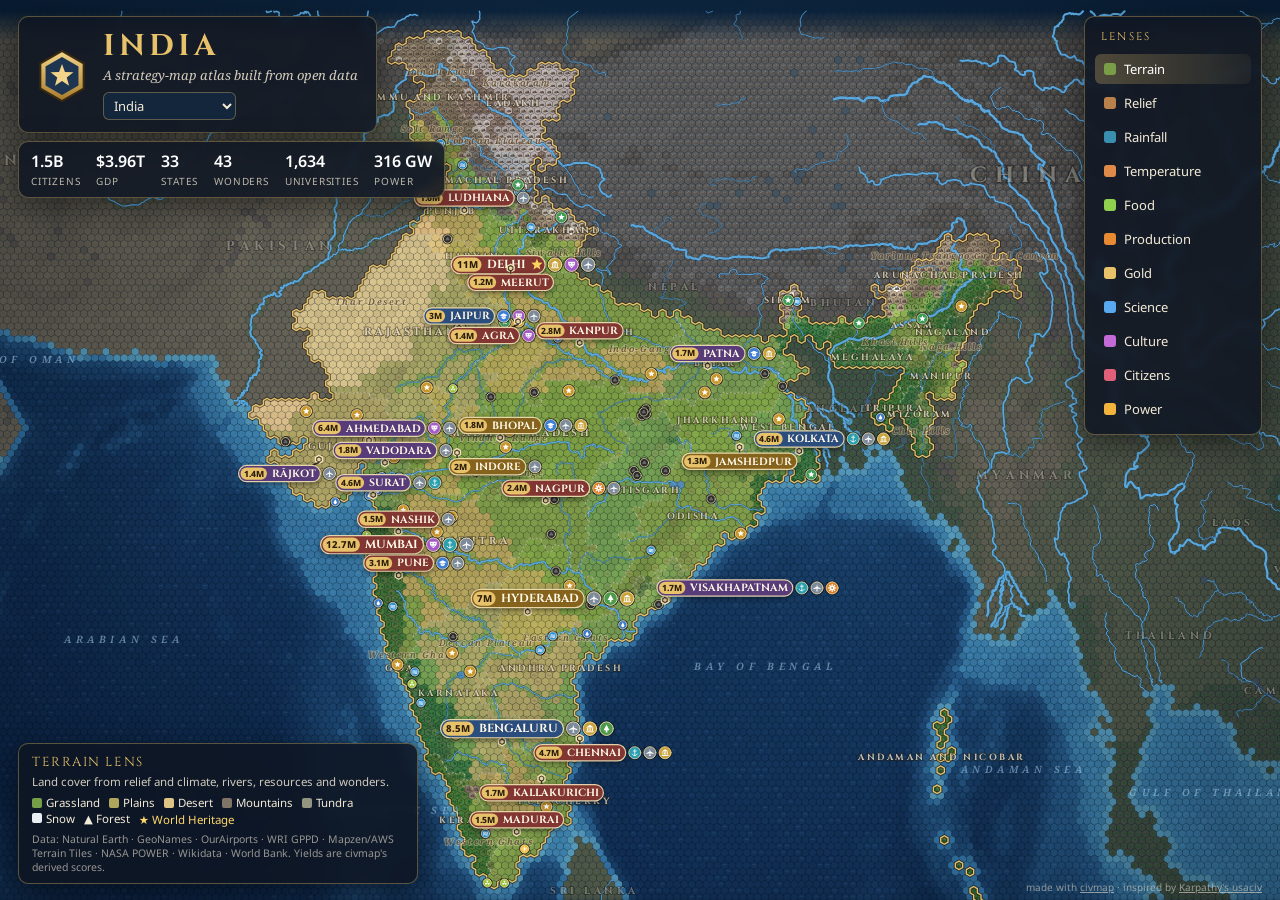
<file: docs/index.html>
<!doctype html>
<html lang="en">
<head>
<meta charset="utf-8">
<meta name="viewport" content="width=device-width,initial-scale=1">
<title>civmap · Civilization-style maps of real countries</title>
<link rel="preconnect" href="https://fonts.googleapis.com">
<link href="https://fonts.googleapis.com/css2?family=Cinzel:wght@500;700;800&family=Noto+Sans:wght@400;600&family=Noto+Serif:ital@0;1&display=swap" rel="stylesheet">
<style>:root{--ink:#f3ead7;--gold:#e7c26b;--panel:rgba(14,22,34,.86);--line:rgba(231,194,107,.35)}
*{box-sizing:border-box}
html,body{margin:0;height:100%;background:#0d2238;color:var(--ink);font-family:"Cinzel","Noto Serif","Georgia",serif;overflow:hidden}
#map{position:fixed;inset:0;width:100vw;height:100vh;cursor:grab;display:block}
#map.drag{cursor:grabbing}
.panel{position:fixed;background:var(--panel);border:1px solid var(--line);border-radius:10px;box-shadow:0 8px 30px rgba(0,0,0,.45);backdrop-filter:blur(4px)}
#title{left:18px;top:16px;padding:14px 18px 12px 16px;display:flex;gap:14px;align-items:center;max-width:520px}
#emblem{width:54px;height:54px;flex:none}
#title h1{margin:0;font-size:30px;letter-spacing:.14em;font-weight:700;color:var(--gold);line-height:1}
#title .sub{font-family:"Noto Serif",Georgia,serif;font-style:italic;font-size:13px;opacity:.85;margin-top:5px}
#picker{margin-top:8px;font:13px "Noto Sans",system-ui,sans-serif}
#picker select{background:#13263b;color:var(--ink);border:1px solid var(--line);border-radius:6px;padding:3px 6px;font:inherit}
#stats{left:18px;top:118px;padding:8px 12px;display:flex;gap:16px;font:12px "Noto Sans",system-ui,sans-serif}
#stats b{display:block;font:600 16px "Noto Sans",system-ui,sans-serif;color:#fff}
#stats span{opacity:.75;text-transform:uppercase;letter-spacing:.08em;font-size:10px}
#lenses{right:18px;top:16px;padding:10px;display:flex;flex-direction:column;gap:4px;width:178px}
#lenses .h{font-size:11px;letter-spacing:.2em;color:var(--gold);padding:2px 6px 6px}
#lenses button{all:unset;cursor:pointer;padding:6px 9px;border-radius:6px;font:13px "Noto Sans",system-ui,sans-serif;display:flex;gap:8px;align-items:center}
#lenses button:hover{background:rgba(255,255,255,.07)}
#lenses button.on{background:linear-gradient(90deg,rgba(231,194,107,.28),rgba(231,194,107,.06));color:#fff}
#lenses i{width:12px;height:12px;border-radius:3px;display:inline-block;flex:none}
#legend{left:18px;bottom:16px;padding:9px 13px;max-width:400px;font:11.5px "Noto Sans",system-ui,sans-serif}
#legend .lens{font-family:"Cinzel",Georgia,serif;color:var(--gold);letter-spacing:.12em;font-size:13px}
#legend .desc{opacity:.85;margin:3px 0 6px}
#legend .ramp{height:9px;border-radius:5px;margin:4px 0 2px}
#legend .ends{display:flex;justify-content:space-between;opacity:.7;font-size:11px}
#legend .src{opacity:.6;font-size:10.5px;margin-top:6px}
#card{right:18px;bottom:16px;width:330px;padding:14px 16px;font:13px "Noto Sans",system-ui,sans-serif;display:none;max-height:60vh;overflow:auto}
#card h2{margin:0 0 2px;font:700 20px "Cinzel",Georgia,serif;color:var(--gold);letter-spacing:.06em}
#card .ep{font-style:italic;opacity:.8;font-family:"Noto Serif",Georgia,serif}
#card .d{display:flex;gap:10px;margin-top:10px;align-items:flex-start}
#card .d canvas{flex:none}
#card .d small{display:block;opacity:.75}
#card .x{position:absolute;right:10px;top:8px;cursor:pointer;opacity:.6}
#tip{position:fixed;pointer-events:none;padding:7px 10px;font:12px "Noto Sans",system-ui,sans-serif;display:none;max-width:280px;line-height:1.45}
#tip b{color:var(--gold)}
#credit{position:fixed;right:18px;bottom:6px;font:10px "Noto Sans",system-ui,sans-serif;opacity:.55}
#credit a{color:inherit}
body.hero #lenses button:not(.on){opacity:.75}
body.hero #credit{display:none}
@media (max-width:760px){#lenses{top:auto;bottom:16px;width:150px}#stats{display:none}#legend{display:none}#title h1{font-size:22px}}
</style>
</head>
<body>
<canvas id="map"></canvas>
<div id="title" class="panel"><canvas id="emblem" width="108" height="108"></canvas><div><h1 id="cname">civmap</h1><div class="sub">A strategy-map atlas built from open data</div><div id="picker"></div></div></div>
<div id="stats" class="panel"></div>
<div id="lenses" class="panel"><div class="h">LENSES</div></div>
<div id="legend" class="panel"></div>
<div id="card" class="panel"></div>
<div id="tip" class="panel"></div>
<div id="credit">made with <a href="https://github.com/jatingargiitk/civmap">civmap</a> · inspired by <a href="https://karpathy.ai/usaciv/">Karpathy's usaciv</a></div>
<script>window.CIVMAP_INDEX=[{"iso2": "IN", "name": "India"}, {"iso2": "JP", "name": "Japan"}, {"iso2": "GB", "name": "United Kingdom"}, {"iso2": "IT", "name": "Italy"}, {"iso2": "EG", "name": "Egypt"}, {"iso2": "BR", "name": "Brazil"}, {"iso2": "FR", "name": "France"}, {"iso2": "AU", "name": "Australia"}];</script>
<script>/* civmap viewer: draws a civmap JSON as a Civilization-style hex map on a canvas.
   No dependencies. Data comes from window.CIVMAP_DATA (single-file export) or
   from window.CIVMAP_INDEX (gallery with a country picker). */
(function () {
  "use strict";
  const SQ3 = Math.sqrt(3);
  const cv = document.getElementById("map");
  let ctx = cv.getContext("2d");
  const params = new URLSearchParams(location.search);
  const HERO = params.has("hero");
  if (HERO) document.body.classList.add("hero");

  // ------------------------------------------------------------------ palettes
  const TER = [
    [27, 72, 116],   // ocean
    [58, 121, 163],  // coast
    [72, 139, 186],  // lake
    [118, 158, 72],  // grassland
    [174, 166, 92],  // plains
    [222, 196, 132], // desert
    [146, 150, 128], // tundra
    [232, 238, 242], // snow
    [128, 116, 102], // mountains
  ];
  const TER_NAME = ["Ocean", "Coast", "Lake", "Grassland", "Plains", "Desert", "Tundra", "Snow", "Mountains"];
  const FEAT_NAME = ["", "Forest", "Jungle", "Floodplains", "Marsh"];
  const ramp = (stops) => (t) => {
    t = Math.max(0, Math.min(1, t));
    const n = stops.length - 1, i = Math.min(n - 1, Math.floor(t * n)), f = t * n - i;
    const a = stops[i], b = stops[i + 1];
    return [a[0] + (b[0] - a[0]) * f, a[1] + (b[1] - a[1]) * f, a[2] + (b[2] - a[2]) * f];
  };
  const R = {
    relief: ramp([[46, 110, 70], [120, 160, 80], [214, 200, 120], [182, 128, 74], [128, 92, 72], [240, 240, 240]]),
    rain: ramp([[214, 170, 104], [230, 214, 140], [140, 190, 100], [52, 140, 98], [32, 98, 150], [40, 50, 130]]),
    temp: ramp([[60, 80, 170], [110, 170, 220], [235, 235, 200], [240, 170, 80], [205, 60, 50]]),
    food: ramp([[70, 60, 50], [140, 150, 70], [120, 200, 70], [210, 245, 120]]),
    prod: ramp([[60, 52, 48], [150, 100, 60], [230, 140, 50], [255, 210, 120]]),
    gold: ramp([[50, 46, 40], [140, 115, 50], [235, 190, 60], [255, 240, 160]]),
    sci: ramp([[40, 48, 70], [60, 110, 190], [100, 190, 255], [220, 245, 255]]),
    cul: ramp([[50, 40, 60], [130, 70, 160], [210, 110, 220], [255, 210, 250]]),
    cit: ramp([[40, 40, 50], [120, 60, 120], [230, 90, 120], [255, 220, 150]]),
    mw: ramp([[45, 45, 50], [120, 90, 40], [240, 170, 40], [255, 245, 170]]),
  };
  const LENSES = [
    { id: "terrain", name: "Terrain", c: "#7a9e48", desc: "Land cover from relief and climate, rivers, resources and wonders." },
    { id: "relief", name: "Relief", c: "#b8804a", desc: "Mean elevation of each hex (Mapzen/AWS Terrain Tiles).", key: "e", f: (v) => Math.pow(Math.max(0, v) / 5500, 0.5), ends: ["0 m", "5,500 m"] },
    { id: "rain", name: "Rainfall", c: "#3a8fb0", desc: "Mean annual precipitation, NASA POWER climatology.", key: "p", f: (v) => Math.pow(v / 3500, 0.7), ends: ["0 mm", "3,500+ mm/yr"] },
    { id: "temp", name: "Temperature", c: "#e08a4a", desc: "Mean annual air temperature, adjusted to hex elevation.", key: "tc", f: (v) => (v + 15) / 45, ends: ["-15 °C", "30 °C"] },
    { id: "food", name: "Food", c: "#8fd14f", desc: "Civ-style food yield: terrain, rivers and floodplains.", key: "food", f: (v) => v / 4, ends: ["0", "4"] },
    { id: "prod", name: "Production", c: "#e88a32", desc: "Hills and forests, plus +1 per 500 MW of power plants (WRI).", key: "prod", f: (v) => v / 5, ends: ["0", "5+"] },
    { id: "gold", name: "Gold", c: "#e7c26b", desc: "Trade proxy: airports, seaports and city size. Not GDP.", key: "gold", f: (v) => v / 6, ends: ["0", "6+"] },
    { id: "sci", name: "Science", c: "#5aa9f0", desc: "Universities per hex (Wikidata).", key: "sci", f: (v) => Math.log1p(v) / Math.log1p(40), ends: ["0", "40+"] },
    { id: "cul", name: "Culture", c: "#c46ad6", desc: "World Heritage sites (+3) and national parks (+1), Wikidata.", key: "cul", f: (v) => v / 6, ends: ["0", "6+"] },
    { id: "cit", name: "Citizens", c: "#e0607a", desc: "Population of GeoNames places (15k+) in each hex.", key: "cit", f: (v) => v > 0 ? Math.log10(v / 1.5e4) / Math.log10(2e7 / 1.5e4) : 0, ends: ["15K", "20M"] },
    { id: "mw", name: "Power", c: "#f2b33d", desc: "Installed power-plant capacity in each hex (WRI GPPD).", key: "mw", f: (v) => v > 0 ? Math.log10(1 + v) / Math.log10(1 + 8000) : 0, ends: ["0 MW", "8,000 MW"] },
  ];
  const DISTRICT = {
    campus: { c: "#3d7fd6", name: "Campus" }, industrial: { c: "#d9822b", name: "Industrial Zone" },
    harbor: { c: "#2a9fae", name: "Harbor" }, aerodrome: { c: "#7d8a99", name: "Aerodrome" },
    theater: { c: "#a35bc9", name: "Theater Square" }, preserve: { c: "#4c9a4a", name: "Preserve" },
    government: { c: "#c9a23a", name: "Government Plaza" },
  };
  const RES = {
    coal: "#2b2b2b", gas: "#3c78c8", oil: "#5a4632", uranium: "#9cc43a", hydro: "#2d8fd5",
    solar: "#f2b31d", wind: "#d9e3ea", geothermal: "#c4513a", biomass: "#6c9a3a", other: "#888",
    airport: "#5d6b7c", port: "#2a8a9a",
  };

  // ------------------------------------------------------------------ state
  let D = null, N = 0, cx = [], cy = [], nb = null, shade = null, jit = null;
  let cam = { x: 0, y: 0, s: 1 }, lens = params.get("lens") || "terrain", hoverHex = -1, sel = null;
  let W = 0, H = 0, DPR = 1, dirty = true;
  const stateColor = {};

  function hash(a, b) { let h = (a * 374761393 + b * 668265263) | 0; h = (h ^ (h >>> 13)) * 1274126177; return ((h ^ (h >>> 16)) >>> 0) / 4294967295; }
  const rgb = (c, a) => a === undefined ? `rgb(${c[0] | 0},${c[1] | 0},${c[2] | 0})` : `rgba(${c[0] | 0},${c[1] | 0},${c[2] | 0},${a})`;
  const mix = (a, b, t) => [a[0] + (b[0] - a[0]) * t, a[1] + (b[1] - a[1]) * t, a[2] + (b[2] - a[2]) * t];
  const hex2rgb = (h) => [parseInt(h.slice(1, 3), 16), parseInt(h.slice(3, 5), 16), parseInt(h.slice(5, 7), 16)];
  const fmt = (n) => n >= 1e12 ? (n / 1e12).toFixed(2) + "T" : n >= 1e9 ? (n / 1e9).toFixed(1) + "B" : n >= 1e6 ? (n / 1e6).toFixed(1) + "M" : n >= 1e3 ? Math.round(n / 1e3) + "K" : String(Math.round(n));

  function load(data) {
    D = data; const h = D.hex, S = D.meta.hexSize; N = h.q.length;
    cx = new Float32Array(N); cy = new Float32Array(N);
    const idx = new Map();
    for (let i = 0; i < N; i++) { cx[i] = S * SQ3 * (h.q[i] + h.r[i] / 2); cy[i] = S * 1.5 * h.r[i]; idx.set(h.q[i] * 100000 + h.r[i], i); }
    const E = [[1, -1], [1, 0], [0, 1], [-1, 1], [-1, 0], [0, -1]];
    nb = new Int32Array(N * 6);
    for (let i = 0; i < N; i++) for (let k = 0; k < 6; k++) { const j = idx.get((h.q[i] + E[k][0]) * 100000 + h.r[i] + E[k][1]); nb[i * 6 + k] = j === undefined ? -1 : j; }
    D._idx = idx;
    // hillshade (light from the north-west) + texture jitter
    shade = new Float32Array(N); jit = new Float32Array(N);
    for (let i = 0; i < N; i++) {
      jit[i] = hash(h.q[i], h.r[i]) - 0.5;
      if (h.o[i] === 2) continue;
      const g = (k) => { const j = nb[i * 6 + k]; return j < 0 || h.o[j] === 2 ? h.e[i] : h.e[j]; };
      const dx = (g(1) - g(4)) / (2 * S * SQ3), dy = ((g(2) + g(3)) - (g(0) + g(5))) / (2 * 3 * S);
      shade[i] = Math.max(-1, Math.min(1, -(dx + dy) * 0.012));
    }
    for (const s of D.states) stateColor[s.id] = hex2rgb(s.color);
    document.getElementById("cname").textContent = D.meta.name.toUpperCase();
    document.title = D.meta.name + " · civmap";
    stats(); fit(); dirty = true; sel = null; hideCard(); legend();
    const tb = document.getElementById("title"); document.getElementById("stats").style.top = (tb.offsetTop + tb.offsetHeight + 8) + "px";
  }

  function fit() {
    // fit the bulk of the country (1st-99th percentile) so a few remote islets don't shrink the view
    const h = D.hex, xs = [], ys = [];
    for (let i = 0; i < N; i++) if (h.o[i] === 0) { xs.push(cx[i]); ys.push(cy[i]); }
    xs.sort((p, q) => p - q); ys.sort((p, q) => p - q);
    const pc = (arr, f) => arr[Math.min(arr.length - 1, Math.max(0, Math.round(f * (arr.length - 1))))];
    const a = pc(xs, 0.01), c = pc(xs, 0.99), b = pc(ys, 0.01), d = pc(ys, 0.99);
    const padL = W > 900 ? 200 : 20, padR = W > 900 ? 210 : 20, padT = 50, padB = W > 900 ? 70 : 40;
    cam.s = Math.min((W - padL - padR) / (c - a), (H - padT - padB) / (d - b));
    cam.x = (a + c) / 2 - (padL - padR) / 2 / cam.s; cam.y = (b + d) / 2;
  }

  const sx = (x) => (x - cam.x) * cam.s + W / 2, sy = (y) => (y - cam.y) * cam.s + H / 2;
  const wx = (X) => (X - W / 2) / cam.s + cam.x, wy = (Y) => (Y - H / 2) / cam.s + cam.y;

  // ------------------------------------------------------------------ drawing
  function hexPath(X, Y, r) {
    ctx.moveTo(X, Y - r);
    ctx.lineTo(X + r * SQ3 / 2, Y - r / 2); ctx.lineTo(X + r * SQ3 / 2, Y + r / 2);
    ctx.lineTo(X, Y + r); ctx.lineTo(X - r * SQ3 / 2, Y + r / 2); ctx.lineTo(X - r * SQ3 / 2, Y - r / 2); ctx.closePath();
  }

  function terrainColor(i) {
    const h = D.hex; const t = h.t[i];
    let c = TER[t];
    if (t === 0) { const d = Math.max(0, -h.e[i]); c = d < 200 ? mix([62, 128, 170], [42, 96, 142], d / 200) : mix([40, 92, 138], [14, 40, 76], Math.min(1, Math.pow((d - 200) / 4500, 0.6))); }
    if (t === 1) c = mix([84, 150, 182], [50, 112, 160], Math.min(1, Math.max(0, -h.e[i] / 120)));
    if (h.f[i] === 1) c = mix(c, [64, 112, 56], 0.55);
    if (h.f[i] === 2) c = mix(c, [40, 104, 52], 0.7);
    if (h.f[i] === 3) c = mix(c, [112, 158, 66], 0.62);
    if (h.h[i] && t !== 8) c = mix(c, [150, 128, 90], 0.18);
    if (t === 8 && h.e[i] > 4600) c = mix(c, [225, 230, 236], 0.55);
    return c;
  }

  function lensColor(i) {
    const L = LENSES.find((l) => l.id === lens);
    const h = D.hex;
    if (!L || !L.key) return terrainColor(i);
    if (h.o[i] === 2) return mix(terrainColor(i), [10, 20, 35], 0.35);
    const v = h[L.key][i];
    const base = mix(terrainColor(i), [70, 70, 70], 0.55);
    if (["food", "prod", "gold", "sci", "cul", "cit", "mw"].includes(lens) && v <= 0) return mix(base, [20, 20, 25], 0.35);
    return R[L.id](L.f(v));
  }

  function draw() {
    dirty = false;
    if (!D) return;
    const h = D.hex, S = D.meta.hexSize, r = S * cam.s, zoom = r;
    ctx.setTransform(DPR, 0, 0, DPR, 0, 0);
    ctx.fillStyle = "#0c243e"; ctx.fillRect(0, 0, W, H);
    const x0 = wx(-r * 2), x1 = wx(W + r * 2), y0 = wy(-r * 2), y1 = wy(H + r * 2);
    const vis = [];
    for (let i = 0; i < N; i++) if (cx[i] > x0 && cx[i] < x1 && cy[i] > y0 && cy[i] < y1) vis.push(i);
    const terr = lens === "terrain";
    // tiles
    for (const i of vis) {
      let c = terr ? terrainColor(i) : lensColor(i);
      const o = h.o[i];
      if (o !== 2) {
        const k = 1 + shade[i] * (terr ? 0.55 : 0.25) + jit[i] * 0.07;
        c = [c[0] * k, c[1] * k, c[2] * k];
        if (o === 1) c = mix(mix(c, [140, 136, 126], 0.6), [26, 32, 42], 0.5);
        else if (h.s[i] >= 0 && terr) c = mix(c, stateColor[h.s[i]] || c, 0.07);
      } else {
        const k = 1 + jit[i] * 0.05; c = [c[0] * k, c[1] * k, c[2] * k];
      }
      ctx.beginPath(); hexPath(sx(cx[i]), sy(cy[i]), r * 1.01); ctx.fillStyle = rgb(c); ctx.fill();
    }
    // hex outlines
    if (zoom > 3.2) {
      ctx.beginPath();
      for (const i of vis) hexPath(sx(cx[i]), sy(cy[i]), r);
      ctx.strokeStyle = `rgba(0,0,0,${Math.min(0.16, 0.03 * zoom)})`; ctx.lineWidth = 0.6; ctx.stroke();
    }
    if (terr) decorations(vis, r);
    edgeFade(r);
    rivers(r);
    borders(r);
    labels(r, vis);
    if (hoverHex >= 0) { ctx.beginPath(); hexPath(sx(cx[hoverHex]), sy(cy[hoverHex]), r); ctx.strokeStyle = "#fff6d0"; ctx.lineWidth = 2; ctx.stroke(); }
    window.CIVMAP_READY = true;
  }

  function edgeFade(r) {
    const f = D.frame, w = Math.max(30, r * 6);
    const X0 = sx(f[0]), Y0 = sy(f[1]), X1 = sx(f[2]), Y1 = sy(f[3]);
    const bg = "rgba(12,36,62,", sides = [[X0, 0, X0 + w, 0], [X1, 0, X1 - w, 0], [0, Y0, 0, Y0 + w], [0, Y1, 0, Y1 - w]];
    for (const [a, b, c, d] of sides) {
      const g = ctx.createLinearGradient(a, b, c, d); g.addColorStop(0, bg + "1)"); g.addColorStop(1, bg + "0)");
      ctx.fillStyle = g;
      if (a || c) ctx.fillRect(Math.min(a, c) - (a > c ? 0 : 0), Math.max(0, Y0), Math.abs(c - a), Math.min(H, Y1) - Math.max(0, Y0));
      else ctx.fillRect(Math.max(0, X0), Math.min(b, d), Math.min(W, X1) - Math.max(0, X0), Math.abs(d - b));
    }
    ctx.fillStyle = bg + "1)";
    ctx.fillRect(0, 0, X0, H); ctx.fillRect(X1, 0, W - X1, H); ctx.fillRect(0, 0, W, Y0); ctx.fillRect(0, Y1, W, H - Y1);
    const v = ctx.createRadialGradient(W / 2, H / 2, Math.min(W, H) * 0.45, W / 2, H / 2, Math.max(W, H) * 0.75);
    v.addColorStop(0, "rgba(0,0,0,0)"); v.addColorStop(1, "rgba(0,8,20,0.45)"); ctx.fillStyle = v; ctx.fillRect(0, 0, W, H);
  }

  function decorations(vis, r) {
    const h = D.hex;
    if (r < 2.2) return;
    for (const i of vis) {
      const X = sx(cx[i]), Y = sy(cy[i]), t = h.t[i], f = h.f[i], o = h.o[i];
      const fade = o === 1 ? 0.45 : 1;
      if (t === 0 && jit[i] > 0.36 && r > 4) { // waves
        ctx.strokeStyle = "rgba(170,210,240,0.16)"; ctx.lineWidth = Math.max(0.6, r * 0.07);
        ctx.beginPath(); ctx.arc(X - r * 0.2, Y, r * 0.22, Math.PI * 1.1, Math.PI * 1.9); ctx.arc(X + r * 0.24, Y, r * 0.22, Math.PI * 1.1, Math.PI * 1.9); ctx.stroke();
      }
      if (t === 8) mountain(X, Y, r, h.e[i], fade, jit[i]);
      else if (h.h[i]) hillGlyph(X, Y, r, fade);
      if (f === 1 || f === 2) trees(X, Y, r, f === 2, fade, i);
      if (t === 5 && f === 0 && !h.h[i] && jit[i] > 0.1 && r > 5) { // dunes
        ctx.strokeStyle = `rgba(160,120,60,${0.35 * fade})`; ctx.lineWidth = Math.max(0.6, r * 0.06);
        ctx.beginPath(); ctx.moveTo(X - r * 0.45, Y + r * 0.1); ctx.quadraticCurveTo(X - r * 0.15, Y - r * 0.25, X + r * 0.15, Y + r * 0.1); ctx.stroke();
      }
      if (f === 3 && r > 4) { // floodplain marks
        ctx.strokeStyle = `rgba(90,130,60,${0.5 * fade})`; ctx.lineWidth = Math.max(0.5, r * 0.05);
        ctx.beginPath(); for (let k = -1; k <= 1; k++) { ctx.moveTo(X - r * 0.35, Y + k * r * 0.22); ctx.lineTo(X + r * 0.35, Y + k * r * 0.22); } ctx.stroke();
      }
    }
  }

  function mountain(X, Y, r, e, fade, j) {
    const w = r * 0.95, hgt = r * (0.95 + j * 0.3);
    const peak = (px, py, s) => {
      ctx.beginPath(); ctx.moveTo(px - w * s * 0.55, py + hgt * s * 0.45); ctx.lineTo(px, py - hgt * s * 0.55); ctx.lineTo(px + w * s * 0.55, py + hgt * s * 0.45); ctx.closePath();
      ctx.fillStyle = `rgba(104,92,80,${0.95 * fade})`; ctx.fill();
      ctx.beginPath(); ctx.moveTo(px, py - hgt * s * 0.55); ctx.lineTo(px + w * s * 0.55, py + hgt * s * 0.45); ctx.lineTo(px + w * s * 0.1, py + hgt * s * 0.45); ctx.closePath();
      ctx.fillStyle = `rgba(70,60,54,${0.9 * fade})`; ctx.fill();
      if (e > 3800) { ctx.beginPath(); ctx.moveTo(px - w * s * 0.18, py - hgt * s * 0.2); ctx.lineTo(px, py - hgt * s * 0.55); ctx.lineTo(px + w * s * 0.18, py - hgt * s * 0.2); ctx.lineTo(px, py - hgt * s * 0.28); ctx.closePath(); ctx.fillStyle = `rgba(245,248,250,${fade})`; ctx.fill(); }
    };
    peak(X - r * 0.22, Y + r * 0.08, 0.7); peak(X + r * 0.18, Y - r * 0.02, 0.85);
  }

  function hillGlyph(X, Y, r, fade) {
    if (r < 4) return;
    ctx.strokeStyle = `rgba(92,74,48,${0.45 * fade})`; ctx.lineWidth = Math.max(0.7, r * 0.08);
    ctx.beginPath(); ctx.arc(X - r * 0.18, Y + r * 0.25, r * 0.3, Math.PI * 1.15, Math.PI * 1.85); ctx.stroke();
    ctx.beginPath(); ctx.arc(X + r * 0.25, Y + r * 0.32, r * 0.22, Math.PI * 1.15, Math.PI * 1.85); ctx.stroke();
  }

  function trees(X, Y, r, jungle, fade, i) {
    const n = r > 9 ? 4 : r > 4 ? 3 : 2;
    const col = jungle ? [26, 84, 40] : [38, 82, 40];
    for (let k = 0; k < n; k++) {
      const a = hash(i, k) * 6.283, d = r * (0.2 + 0.32 * hash(k, i));
      const tx = X + Math.cos(a) * d, ty = Y + Math.sin(a) * d * 0.8, s = r * (0.2 + 0.08 * hash(i + k, 3));
      if (jungle) {
        ctx.beginPath(); ctx.arc(tx, ty, s, 0, 6.283); ctx.fillStyle = rgb(col, 0.85 * fade); ctx.fill();
        ctx.beginPath(); ctx.arc(tx - s * 0.3, ty - s * 0.3, s * 0.45, 0, 6.283); ctx.fillStyle = rgb([70, 140, 70], 0.6 * fade); ctx.fill();
      } else {
        ctx.beginPath(); ctx.moveTo(tx, ty - s * 1.4); ctx.lineTo(tx + s * 0.8, ty + s * 0.6); ctx.lineTo(tx - s * 0.8, ty + s * 0.6); ctx.closePath();
        ctx.fillStyle = rgb(col, 0.9 * fade); ctx.fill();
      }
    }
  }

  function rivers(r) {
    const scale = Math.max(0.35, Math.min(2.2, r / 7));
    ctx.lineCap = "round"; ctx.lineJoin = "round";
    for (const rv of D.rivers) {
      const p = rv.p; if (p.length < 4) continue;
      ctx.beginPath(); ctx.moveTo(sx(p[0]), sy(p[1]));
      for (let k = 2; k < p.length; k += 2) ctx.lineTo(sx(p[k]), sy(p[k + 1]));
      ctx.strokeStyle = "rgba(20,60,100,0.55)"; ctx.lineWidth = (rv.w * 1.3 + 1.2) * scale; ctx.stroke();
      ctx.strokeStyle = "#5aa7dc"; ctx.lineWidth = rv.w * 1.3 * scale; ctx.stroke();
    }
  }

  function borders(r) {
    const segs = D.borders;
    const w = Math.max(1, Math.min(4, r * 0.35));
    ctx.lineCap = "round";
    // state borders: thin dashed light lines
    ctx.beginPath();
    for (const s of segs.state) { ctx.moveTo(sx(s[0]), sy(s[1])); ctx.lineTo(sx(s[2]), sy(s[3])); }
    ctx.setLineDash([Math.max(2, w * 1.6), Math.max(2, w * 1.3)]);
    ctx.strokeStyle = "rgba(255,244,214,0.62)"; ctx.lineWidth = Math.max(0.8, w * 0.42); ctx.stroke();
    ctx.setLineDash([]);
    // national border: dark halo + gold line
    ctx.beginPath();
    for (const s of segs.country) { ctx.moveTo(sx(s[0]), sy(s[1])); ctx.lineTo(sx(s[2]), sy(s[3])); }
    ctx.strokeStyle = "rgba(20,14,6,0.55)"; ctx.lineWidth = w * 2.2; ctx.stroke();
    ctx.strokeStyle = "#e7c26b"; ctx.lineWidth = w * 0.9; ctx.stroke();
  }

  function spaced(text, X, Y, px, spacing, fill, stroke, font) {
    ctx.font = font || `700 ${px}px Cinzel, "Noto Serif", Georgia, serif`;
    const chars = [...text]; let total = 0; const ws = chars.map((c) => { const m = ctx.measureText(c).width; total += m; return m; });
    total += spacing * (chars.length - 1);
    let x = X - total / 2;
    ctx.textBaseline = "middle"; ctx.textAlign = "left";
    chars.forEach((c, k) => {
      if (stroke) { ctx.strokeStyle = stroke; ctx.lineWidth = Math.max(2, px * 0.14); ctx.lineJoin = "round"; ctx.strokeText(c, x, Y); }
      ctx.fillStyle = fill; ctx.fillText(c, x, Y); x += ws[k] + spacing;
    });
    return total;
  }

  function labels(r, vis) {
    const zoom = r;
    // seas
    for (const s of D.seas) {
      if (s.r > (zoom > 6 ? 6 : 3)) continue;
      const px = Math.max(10, Math.min(26, zoom * (s.r <= 1 ? 2.4 : 1.6)));
      spaced(s.n.toUpperCase(), sx(s.x), sy(s.y), px, px * 0.45, "rgba(170,206,236,0.55)", null, `italic 600 ${px}px "Noto Serif", Georgia, serif`);
    }
    // foreign
    for (const f of D.foreign) {
      const px = Math.max(10, Math.min(22, Math.sqrt(f.hexes) * zoom * 0.09));
      spaced(f.name.toUpperCase(), sx(f.x), sy(f.y), px, px * 0.35, "rgba(225,220,205,0.42)", "rgba(0,0,0,0.25)");
    }
    // regions
    if (zoom > 2.5) for (const g of D.regions) {
      if (g.r > (zoom > 8 ? 5 : 4)) continue;
      const px = Math.max(9, Math.min(16, zoom * 1.1));
      spaced(g.n, sx(g.x), sy(g.y), px, px * 0.18, "rgba(70,48,24,0.72)", "rgba(255,240,210,0.35)", `italic 600 ${px}px "Noto Serif", Georgia, serif`);
    }
    // states
    for (const s of D.states) {
      const px = Math.max(9, Math.min(zoom > 10 ? 30 : 24, Math.sqrt(s.hexes) * zoom * 0.11));
      if (px < 8.5) continue;
      spaced(s.name.toUpperCase(), sx(s.lx), sy(s.ly), px, px * 0.28, "rgba(255,248,232,0.72)", "rgba(40,28,10,0.45)");
    }
    resources(r);
    wonders(r);
    towns(r);
    cities(r);
  }

  function badge(X, Y, rad, color, glyph) {
    ctx.beginPath(); ctx.arc(X, Y, rad + 1.2, 0, 6.283); ctx.fillStyle = "rgba(15,12,8,0.75)"; ctx.fill();
    ctx.beginPath(); ctx.arc(X, Y, rad, 0, 6.283); ctx.fillStyle = color; ctx.fill();
    ctx.strokeStyle = "rgba(255,240,200,0.85)"; ctx.lineWidth = Math.max(0.8, rad * 0.14); ctx.stroke();
    if (glyph) icon(glyph, X, Y, rad * 0.62);
  }

  function icon(k, X, Y, s) {
    ctx.save(); ctx.translate(X, Y); ctx.fillStyle = "#fff"; ctx.strokeStyle = "#fff"; ctx.lineWidth = Math.max(0.8, s * 0.2); ctx.lineCap = "round"; ctx.lineJoin = "round";
    const P = (pts, close = true, fill = true) => { ctx.beginPath(); pts.forEach((p, i) => i ? ctx.lineTo(p[0] * s, p[1] * s) : ctx.moveTo(p[0] * s, p[1] * s)); if (close) ctx.closePath(); fill ? ctx.fill() : ctx.stroke(); };
    switch (k) {
      case "campus": P([[-1, -0.25], [0, -0.75], [1, -0.25], [0, 0.25]]); P([[-0.55, 0.05], [-0.55, 0.55], [0, 0.85], [0.55, 0.55], [0.55, 0.05], [0, 0.35]]); break;
      case "industrial": ctx.beginPath(); for (let a = 0; a < 8; a++) { const t = a * Math.PI / 4; ctx.moveTo(Math.cos(t) * 0.55 * s, Math.sin(t) * 0.55 * s); ctx.lineTo(Math.cos(t) * 0.95 * s, Math.sin(t) * 0.95 * s); } ctx.lineWidth = s * 0.32; ctx.stroke(); ctx.beginPath(); ctx.arc(0, 0, 0.6 * s, 0, 6.283); ctx.fill(); ctx.beginPath(); ctx.arc(0, 0, 0.25 * s, 0, 6.283); ctx.fillStyle = "#d9822b"; ctx.fill(); break;
      case "harbor": case "port": P([[0, -0.85], [0, 0.8]], false, false); P([[-0.4, -0.45], [0.4, -0.45]], false, false); ctx.beginPath(); ctx.arc(0, 0.05, 0.75 * s, 0.15 * Math.PI, 0.85 * Math.PI); ctx.stroke(); break;
      case "aerodrome": case "airport": P([[0, -1], [0.14, -0.3], [0.95, 0.15], [0.95, 0.35], [0.14, 0.12], [0.1, 0.65], [0.38, 0.9], [-0.38, 0.9], [-0.1, 0.65], [-0.14, 0.12], [-0.95, 0.35], [-0.95, 0.15], [-0.14, -0.3]]); break;
      case "theater": P([[-0.85, -0.7], [0.85, -0.7], [0.75, 0.1], [0, 0.85], [-0.75, 0.1]]); ctx.fillStyle = "#a35bc9"; ctx.beginPath(); ctx.arc(-0.35 * s, -0.25 * s, 0.16 * s, 0, 6.283); ctx.arc(0.35 * s, -0.25 * s, 0.16 * s, 0, 6.283); ctx.fill(); ctx.beginPath(); ctx.arc(0, 0.1 * s, 0.35 * s, 0.15 * Math.PI, 0.85 * Math.PI); ctx.lineWidth = s * 0.14; ctx.strokeStyle = "#a35bc9"; ctx.stroke(); break;
      case "preserve": P([[0, -0.95], [0.7, 0.35], [0.2, 0.35], [0.2, 0.9], [-0.2, 0.9], [-0.2, 0.35], [-0.7, 0.35]]); break;
      case "government": P([[-0.9, -0.3], [0, -0.9], [0.9, -0.3]]); for (const x of [-0.6, -0.2, 0.2, 0.6]) P([[x - 0.1, -0.2], [x + 0.1, -0.2], [x + 0.1, 0.55], [x - 0.1, 0.55]]); P([[-0.9, 0.62], [0.9, 0.62], [0.9, 0.85], [-0.9, 0.85]]); break;
      case "coal": for (const [x, y, r] of [[-0.35, 0.2, 0.42], [0.35, 0.25, 0.4], [0, -0.3, 0.42]]) { ctx.beginPath(); ctx.arc(x * s, y * s, r * s, 0, 6.283); ctx.fillStyle = "#6a6a6a"; ctx.fill(); } break;
      case "oil": case "gas": P([[0, -0.95], [0.6, 0.15], [0.62, 0.35], [0.4, 0.75], [0, 0.9], [-0.4, 0.75], [-0.62, 0.35], [-0.6, 0.15]]); break;
      case "uranium": for (let a = 0; a < 3; a++) { const t = a * 2.094 - Math.PI / 2; ctx.beginPath(); ctx.moveTo(0, 0); ctx.arc(0, 0, 0.9 * s, t - 0.5, t + 0.5); ctx.closePath(); ctx.fill(); } ctx.beginPath(); ctx.arc(0, 0, 0.18 * s, 0, 6.283); ctx.fill(); break;
      case "hydro": for (const y of [-0.35, 0.1, 0.55]) { ctx.beginPath(); ctx.moveTo(-0.8 * s, y * s); ctx.quadraticCurveTo(-0.4 * s, (y - 0.3) * s, 0, y * s); ctx.quadraticCurveTo(0.4 * s, (y + 0.3) * s, 0.8 * s, y * s); ctx.stroke(); } break;
      case "solar": ctx.beginPath(); ctx.arc(0, 0, 0.42 * s, 0, 6.283); ctx.fill(); ctx.beginPath(); for (let a = 0; a < 8; a++) { const t = a * Math.PI / 4; ctx.moveTo(Math.cos(t) * 0.62 * s, Math.sin(t) * 0.62 * s); ctx.lineTo(Math.cos(t) * 0.98 * s, Math.sin(t) * 0.98 * s); } ctx.stroke(); break;
      case "wind": ctx.strokeStyle = "#445"; ctx.fillStyle = "#445"; for (let a = 0; a < 3; a++) { const t = a * 2.094 - Math.PI / 2; P([[0, 0], [Math.cos(t - 0.25) * 0.9, Math.sin(t - 0.25) * 0.9], [Math.cos(t) * 0.95, Math.sin(t) * 0.95]]); } break;
      case "wonder": P(star(5, 1, 0.45)); break;
      default: ctx.beginPath(); ctx.arc(0, 0, 0.5 * s, 0, 6.283); ctx.fill();
    }
    ctx.restore();
  }
  function star(n, R1, R2) { const pts = []; for (let k = 0; k < n * 2; k++) { const a = -Math.PI / 2 + k * Math.PI / n, rr = k % 2 ? R2 : R1; pts.push([Math.cos(a) * rr, Math.sin(a) * rr]); } return pts; }

  function resources(r) {
    if (r < 2.4 && !HERO) return;
    const rad = Math.max(4.2, Math.min(9, r * 0.42));
    const minMW = r < 4 ? 1500 : r < 7 ? 600 : 0;
    for (const s of D.resources) {
      if (s.k === "port" || s.k === "airport") { if (r < 5) continue; }
      else if (s.mw < minMW) continue;
      badge(sx(s.x), sy(s.y), rad, RES[s.k] || "#888", s.k);
    }
  }

  function wonders(r) {
    const rad = Math.max(5.5, Math.min(11, r * 0.5));
    for (const w of D.wonders) {
      const X = sx(w.x), Y = sy(w.y);
      if (X < -20 || Y < -20 || X > W + 20 || Y > H + 20) continue;
      ctx.beginPath(); ctx.arc(X, Y, rad * 1.7, 0, 6.283);
      const g = ctx.createRadialGradient(X, Y, 0, X, Y, rad * 1.7); g.addColorStop(0, w.natural ? "rgba(120,230,140,0.55)" : "rgba(255,215,110,0.6)"); g.addColorStop(1, "rgba(255,215,110,0)");
      ctx.fillStyle = g; ctx.fill();
      badge(X, Y, rad, w.natural ? "#3f9a58" : "#c9962a", "wonder");
      if (r > 14) { const nm = w.n.length > 42 ? w.n.slice(0, 40) + "…" : w.n; ctx.font = `italic 600 ${Math.min(14, r * 0.55)}px "Noto Serif", Georgia, serif`; ctx.textAlign = "center"; ctx.textBaseline = "top"; ctx.lineWidth = 3; ctx.strokeStyle = "rgba(0,0,0,0.6)"; ctx.strokeText(nm, X, Y + rad + 3); ctx.fillStyle = "#ffe7a8"; ctx.fillText(nm, X, Y + rad + 3); }
    }
  }

  function towns(r) {
    if (r < 6) return;
    const minPop = r > 16 ? 1e5 : r > 10 ? 3e5 : 6e5;
    ctx.textAlign = "left"; ctx.textBaseline = "middle";
    for (const t of D.towns) {
      if (t.pop < minPop) continue;
      const X = sx(t.x), Y = sy(t.y);
      if (X < -50 || Y < -20 || X > W + 50 || Y > H + 20) continue;
      ctx.beginPath(); ctx.arc(X, Y, 3, 0, 6.283); ctx.fillStyle = "#f6ecd2"; ctx.fill(); ctx.strokeStyle = "#2a1e10"; ctx.lineWidth = 1.2; ctx.stroke();
      if (r > 9) { ctx.font = `600 ${Math.min(13, r * 0.6)}px "Noto Sans", system-ui, sans-serif`; ctx.lineWidth = 3; ctx.strokeStyle = "rgba(0,0,0,0.55)"; ctx.strokeText(t.name, X + 6, Y); ctx.fillStyle = "#f6ecd2"; ctx.fillText(t.name, X + 6, Y); }
    }
  }

  function cities(r) {
    const maxN = r > 12 ? 99 : r > 6 ? 36 : r > 4 ? 26 : 16;
    const placed = [];
    const list = D.cities.slice(0, maxN);
    for (const c of list) {
      const X = sx(c.x), Y = sy(c.y);
      if (X < -120 || Y < -40 || X > W + 120 || Y > H + 40) continue;
      const fs = Math.max(10, Math.min(15, 9 + r * 0.35)) * (c.rank < 4 ? 1.12 : 1);
      ctx.font = `700 ${fs}px Cinzel, "Noto Serif", Georgia, serif`;
      const name = c.name.toUpperCase();
      const nw = ctx.measureText(name).width + fs * 0.9;
      ctx.font = `700 ${fs * 0.82}px "Noto Sans", system-ui, sans-serif`;
      const pw = Math.max(fs * 1.9, ctx.measureText(c.popLabel).width + fs * 0.8);
      const bh = fs * 1.55, bw = pw + nw + (c.capital ? fs * 1.2 : 0);
      const showEp = c.epithet && r > 7;
      const extra = Math.min(3, c.districts.length) * fs * 1.25;
      const gap = Math.max(4, r * 0.35);
      // try above the city first, then below, then nudged sideways
      const spots = [[X - bw / 2, Y - bh - gap], [X - bw / 2, Y + gap + 2], [X - bw - extra / 2 + 8, Y - bh - gap], [X - 8, Y - bh - gap],
                     [X - bw - extra / 2 + 8, Y + gap + 2], [X - 8, Y + gap + 2]];
      let bx = 0, by = 0, box = null;
      for (const [px, py] of spots) {
        const b = [px, py - (showEp ? fs : 0), px + bw + extra, py + bh];
        if (!placed.some((o) => !(b[2] < o[0] || b[0] > o[2] || b[3] < o[1] || b[1] > o[3]))) { bx = px; by = py; box = b; break; }
      }
      if (!box) continue;
      placed.push(box);
      // city hex marker
      ctx.beginPath(); hexPath(X, Y, Math.max(4, r * 0.62)); ctx.fillStyle = "rgba(60,48,36,0.92)"; ctx.fill(); ctx.strokeStyle = "#f3e3b5"; ctx.lineWidth = 1.4; ctx.stroke();
      ctx.beginPath(); hexPath(X, Y, Math.max(2, r * 0.32)); ctx.fillStyle = "#e9d7a8"; ctx.fill();
      // stem
      const below = by > Y;
      ctx.beginPath(); ctx.moveTo(Math.max(bx + bh / 2, Math.min(bx + bw - bh / 2, X)), below ? by : by + bh); ctx.lineTo(X, Y + (below ? 1 : -1) * Math.max(3, r * 0.4)); ctx.strokeStyle = "rgba(20,14,8,0.8)"; ctx.lineWidth = 1.5; ctx.stroke();
      const col = stateColor[c.state] || [120, 100, 80];
      ctx.save(); ctx.shadowColor = "rgba(0,0,0,0.55)"; ctx.shadowBlur = 6; ctx.shadowOffsetY = 2;
      round(bx, by, bw, bh, bh / 2); ctx.fillStyle = rgb(mix(col, [24, 20, 16], 0.45)); ctx.fill(); ctx.restore();
      round(bx, by, bw, bh, bh / 2); ctx.strokeStyle = sel === c ? "#fff" : "rgba(243,227,181,0.9)"; ctx.lineWidth = sel === c ? 2.2 : 1.2; ctx.stroke();
      // population pill
      round(bx + 2, by + 2, pw - 2, bh - 4, (bh - 4) / 2); ctx.fillStyle = "#e7c26b"; ctx.fill();
      ctx.fillStyle = "#2a1c08"; ctx.textAlign = "center"; ctx.textBaseline = "middle";
      ctx.font = `800 ${fs * 0.82}px "Noto Sans", system-ui, sans-serif`; ctx.fillText(c.popLabel, bx + 1 + pw / 2, by + bh / 2 + 0.5);
      ctx.font = `700 ${fs}px Cinzel, "Noto Serif", Georgia, serif`; ctx.fillStyle = "#fff8e6";
      ctx.fillText(name, bx + pw + nw / 2, by + bh / 2 + 1);
      if (c.capital) { ctx.save(); ctx.translate(bx + pw + nw + fs * 0.5, by + bh / 2); ctx.fillStyle = "#ffd45e"; ctx.beginPath(); star(5, fs * 0.5, fs * 0.22).forEach((p, i) => i ? ctx.lineTo(p[0], p[1]) : ctx.moveTo(p[0], p[1])); ctx.closePath(); ctx.fill(); ctx.restore(); }
      // district badges
      const ds = c.districts.slice(0, 3); const dr = fs * 0.58;
      ds.forEach((d, k) => badge(bx + bw + dr + 3 + k * (dr * 2 + 3), by + bh / 2, dr, DISTRICT[d.id].c, d.id));
      // epithet
      if (showEp) { ctx.font = `italic ${fs * 0.78}px "Noto Serif", Georgia, serif`; ctx.textAlign = "center"; ctx.textBaseline = "bottom"; ctx.lineWidth = 3; ctx.strokeStyle = "rgba(0,0,0,0.6)"; ctx.strokeText(c.epithet, X, by - 2); ctx.fillStyle = "#f3e3b5"; ctx.fillText(c.epithet, X, by - 2); }
      c._box = [bx, by, bw + ds.length * (dr * 2 + 3), bh];
    }
  }
  function round(x, y, w, h, r) { ctx.beginPath(); ctx.moveTo(x + r, y); ctx.arcTo(x + w, y, x + w, y + h, r); ctx.arcTo(x + w, y + h, x, y + h, r); ctx.arcTo(x, y + h, x, y, r); ctx.arcTo(x, y, x + w, y, r); ctx.closePath(); }

  // ------------------------------------------------------------------ UI
  function stats() {
    const m = D.meta, s = m.stats || {}, c = m.counts;
    const items = [];
    if (s.population) items.push(["Citizens", fmt(s.population), `World Bank ${s.populationYear}`]);
    if (s.gdpUSD) items.push(["GDP", "$" + fmt(s.gdpUSD), `World Bank ${s.gdpYear}`]);
    items.push(["States", D.states.length]);
    items.push(["Wonders", D.wonders.length, "UNESCO World Heritage"]);
    items.push(["Universities", c.universities.toLocaleString()]);
    items.push(["Power", Math.round(c.powerMW / 1000) + " GW", "WRI plant database"]);
    document.getElementById("stats").innerHTML = items.map((i) => `<div title="${i[2] || ""}"><b>${i[1]}</b><span>${i[0]}</span></div>`).join("");
  }

  function legend() {
    const L = LENSES.find((l) => l.id === lens) || LENSES[0];
    let html = `<div class="lens">${L.name.toUpperCase()} LENS</div><div class="desc">${L.desc}</div>`;
    if (L.key) {
      const stops = [0, 0.25, 0.5, 0.75, 1].map((t) => rgb(R[L.id](t)) + " " + t * 100 + "%").join(",");
      html += `<div class="ramp" style="background:linear-gradient(90deg,${stops})"></div><div class="ends"><span>${L.ends[0]}</span><span>${L.ends[1]}</span></div>`;
    } else {
      const sw = [3, 4, 5, 8, 6, 7].map((t) => `<span style="display:inline-flex;align-items:center;gap:4px;margin-right:9px"><i style="width:10px;height:10px;border-radius:2px;background:${rgb(TER[t])}"></i>${TER_NAME[t]}</span>`).join("");
      html += `<div>${sw}<span style="margin-right:9px">▲ Forest</span><span style="color:#ffd76a">★ World Heritage</span></div>`;
    }
    html += `<div class="src">Data: Natural Earth · GeoNames · OurAirports · WRI GPPD · Mapzen/AWS Terrain Tiles · NASA POWER · Wikidata · World Bank. Yields are civmap's derived scores.</div>`;
    document.getElementById("legend").innerHTML = html;
  }

  function lensButtons() {
    const box = document.getElementById("lenses");
    for (const L of LENSES) {
      const b = document.createElement("button"); b.innerHTML = `<i style="background:${L.c}"></i>${L.name}`; b.dataset.id = L.id;
      b.onclick = () => { lens = L.id; for (const x of box.querySelectorAll("button")) x.classList.toggle("on", x.dataset.id === lens); legend(); dirty = true; };
      if (L.id === lens) b.classList.add("on");
      box.appendChild(b);
    }
  }

  function emblem() {
    const e = document.getElementById("emblem").getContext("2d");
    e.translate(54, 54);
    e.beginPath(); for (let k = 0; k < 6; k++) { const a = Math.PI / 3 * k - Math.PI / 2; e.lineTo(Math.cos(a) * 50, Math.sin(a) * 50); } e.closePath();
    const g = e.createLinearGradient(0, -50, 0, 50); g.addColorStop(0, "#f2d58a"); g.addColorStop(1, "#a97b2c"); e.fillStyle = g; e.fill();
    e.lineWidth = 4; e.strokeStyle = "#3a2a10"; e.stroke();
    e.beginPath(); for (let k = 0; k < 6; k++) { const a = Math.PI / 3 * k - Math.PI / 2; e.lineTo(Math.cos(a) * 38, Math.sin(a) * 38); } e.closePath(); e.fillStyle = "#1d3550"; e.fill();
    e.fillStyle = "#f2d58a"; e.beginPath(); star(5, 24, 10).forEach((p, i) => i ? e.lineTo(p[0], p[1]) : e.moveTo(p[0], p[1])); e.closePath(); e.fill();
  }

  function hexAt(X, Y) {
    const x = wx(X), y = wy(Y), S = D.meta.hexSize;
    let q = (SQ3 / 3 * x - y / 3) / S, r = (2 / 3 * y) / S, s = -q - r;
    let rq = Math.round(q), rr = Math.round(r), rs = Math.round(s);
    const dq = Math.abs(rq - q), dr = Math.abs(rr - r), ds = Math.abs(rs - s);
    if (dq > dr && dq > ds) rq = -rr - rs; else if (dr > ds) rr = -rq - rs;
    const i = D._idx.get(rq * 100000 + rr); return i === undefined ? -1 : i;
  }

  function tip(i, X, Y) {
    const t = document.getElementById("tip"); const h = D.hex;
    if (i < 0) { t.style.display = "none"; return; }
    const st = D.states.find((s) => s.id === h.s[i]);
    const where = h.o[i] === 0 ? (st ? st.name : D.meta.name) : h.o[i] === 1 ? D.neighbours[h.nb[i]] : "";
    const ter = TER_NAME[h.t[i]] + (h.h[i] ? " Hills" : "") + (h.f[i] ? " · " + FEAT_NAME[h.f[i]] : "") + (h.rv[i] ? " · River" : "");
    let html = `<b>${ter}</b>${where ? "<br>" + where : ""}<br>${h.o[i] === 2 ? "Depth " + Math.max(0, -h.e[i]).toLocaleString() + " m" : "Elevation " + h.e[i].toLocaleString() + " m · " + h.p[i].toLocaleString() + " mm/yr · " + h.tc[i].toFixed(1) + " °C"}`;
    if (h.o[i] === 0) html += `<br>🌾 ${h.food[i]} · ⚒ ${h.prod[i]} · 🪙 ${h.gold[i]} · 🔬 ${h.sci[i]} · 🎭 ${h.cul[i]}${h.cit[i] ? " · 👥 " + fmt(h.cit[i]) : ""}${h.mw[i] ? " · ⚡ " + h.mw[i].toLocaleString() + " MW" : ""}`;
    t.innerHTML = html; t.style.display = "block";
    t.style.left = Math.min(W - 290, X + 16) + "px"; t.style.top = Math.min(H - 90, Y + 14) + "px";
  }

  function showCard(c) {
    sel = c; const el = document.getElementById("card"); el.style.display = "block";
    const st = D.states.find((s) => s.id === c.state);
    el.innerHTML = `<span class="x" id="cx">✕</span><h2>${c.name}${c.capital ? " ★" : ""}</h2><div class="ep">${c.epithet || ""}${st ? (c.epithet ? " · " : "") + st.name : ""}</div><div style="margin-top:6px">Population <b>${c.pop.toLocaleString()}</b> <small style="opacity:.7">(GeoNames, city proper)</small></div>` +
      (c.districts.length ? c.districts.map((d, k) => `<div class="d"><canvas width="44" height="44" style="width:22px;height:22px" data-k="${k}"></canvas><div><b>${d.name}</b> <small style="display:inline;opacity:.6">+${d.yield}</small><small>${d.why}</small></div></div>`).join("") : `<div class="d"><small>No district stands out against the national average.</small></div>`);
    el.querySelectorAll("canvas").forEach((cnv) => {
      const d = c.districts[+cnv.dataset.k], x = cnv.getContext("2d"), real = ctx;
      x.scale(2, 2); ctx = x; try { badge(11, 11, 9, DISTRICT[d.id].c, d.id); } finally { ctx = real; }
    });
    document.getElementById("cx").onclick = hideCard; dirty = true;
  }
  function hideCard() { sel = null; document.getElementById("card").style.display = "none"; dirty = true; }

  // ------------------------------------------------------------------ events
  function resize() {
    DPR = window.devicePixelRatio || 1; W = innerWidth; H = innerHeight;
    cv.width = W * DPR; cv.height = H * DPR; cv.style.width = W + "px"; cv.style.height = H + "px"; dirty = true;
  }
  let drag = null;
  cv.addEventListener("mousedown", (e) => { drag = { x: e.clientX, y: e.clientY, cx: cam.x, cy: cam.y, moved: false }; cv.classList.add("drag"); });
  addEventListener("mouseup", (e) => {
    cv.classList.remove("drag");
    if (drag && !drag.moved && D) {
      const hit = D.cities.find((c) => c._box && e.clientX >= c._box[0] && e.clientX <= c._box[0] + c._box[2] && e.clientY >= c._box[1] && e.clientY <= c._box[1] + c._box[3]);
      if (hit) showCard(hit); else hideCard();
    }
    drag = null;
  });
  addEventListener("mousemove", (e) => {
    if (!D) return;
    if (drag) { const dx = e.clientX - drag.x, dy = e.clientY - drag.y; if (Math.abs(dx) + Math.abs(dy) > 3) drag.moved = true; cam.x = drag.cx - dx / cam.s; cam.y = drag.cy - dy / cam.s; dirty = true; tip(-1); return; }
    if (e.target !== cv) { tip(-1); return; }
    const i = hexAt(e.clientX, e.clientY); if (i !== hoverHex) { hoverHex = i; dirty = true; } tip(i, e.clientX, e.clientY);
  });
  cv.addEventListener("mouseleave", () => { hoverHex = -1; tip(-1); dirty = true; });
  cv.addEventListener("wheel", (e) => {
    e.preventDefault(); const f = Math.exp(-e.deltaY * 0.0015);
    const x = wx(e.clientX), y = wy(e.clientY); cam.s = Math.max(0.05, Math.min(8, cam.s * f));
    cam.x = x - (e.clientX - W / 2) / cam.s; cam.y = y - (e.clientY - H / 2) / cam.s; dirty = true;
  }, { passive: false });
  let touch = null;
  cv.addEventListener("touchstart", (e) => { if (e.touches.length === 1) touch = { x: e.touches[0].clientX, y: e.touches[0].clientY, cx: cam.x, cy: cam.y }; else if (e.touches.length === 2) touch = { d: Math.hypot(e.touches[0].clientX - e.touches[1].clientX, e.touches[0].clientY - e.touches[1].clientY), s: cam.s }; }, { passive: true });
  cv.addEventListener("touchmove", (e) => { e.preventDefault(); if (!touch) return; if (e.touches.length === 1 && touch.cx !== undefined) { cam.x = touch.cx - (e.touches[0].clientX - touch.x) / cam.s; cam.y = touch.cy - (e.touches[0].clientY - touch.y) / cam.s; } else if (e.touches.length === 2 && touch.d) { cam.s = Math.max(0.05, Math.min(8, touch.s * Math.hypot(e.touches[0].clientX - e.touches[1].clientX, e.touches[0].clientY - e.touches[1].clientY) / touch.d)); } dirty = true; }, { passive: false });
  addEventListener("keydown", (e) => { if (e.key === "f") { fit(); dirty = true; } if (e.key === "Escape") hideCard(); });
  addEventListener("resize", () => { resize(); if (D) fit(); });

  function loop() { if (dirty) draw(); requestAnimationFrame(loop); }

  // ------------------------------------------------------------------ boot
  resize(); emblem(); lensButtons();
  const fontsReady = document.fonts && document.fonts.ready ? document.fonts.ready : Promise.resolve();
  function start(data) { fontsReady.then(() => { load(data); if (params.has("zoom")) { cam.s *= +params.get("zoom"); } if (params.has("at")) { const [a, b] = params.get("at").split(",").map(Number); cam.x = a; cam.y = b; } dirty = true; loop(); }); }
  if (window.CIVMAP_DATA) start(window.CIVMAP_DATA);
  else if (window.CIVMAP_INDEX) {
    const idx = window.CIVMAP_INDEX; const want = (params.get("country") || location.hash.slice(1) || idx[0].iso2).toUpperCase();
    const pick = document.getElementById("picker");
    pick.innerHTML = `<select id="sel">${idx.map((c) => `<option value="${c.iso2}"${c.iso2 === want ? " selected" : ""}>${c.name}</option>`).join("")}</select>`;
    const go = (iso) => fetch(`data/${iso}.json`).then((r) => r.json()).then((d) => { if (D) { load(d); } else start(d); history.replaceState(null, "", "#" + iso); });
    document.getElementById("sel").onchange = (e) => go(e.target.value);
    go(idx.some((c) => c.iso2 === want) ? want : idx[0].iso2);
  }
})();
</script>
</body>
</html>
</file>
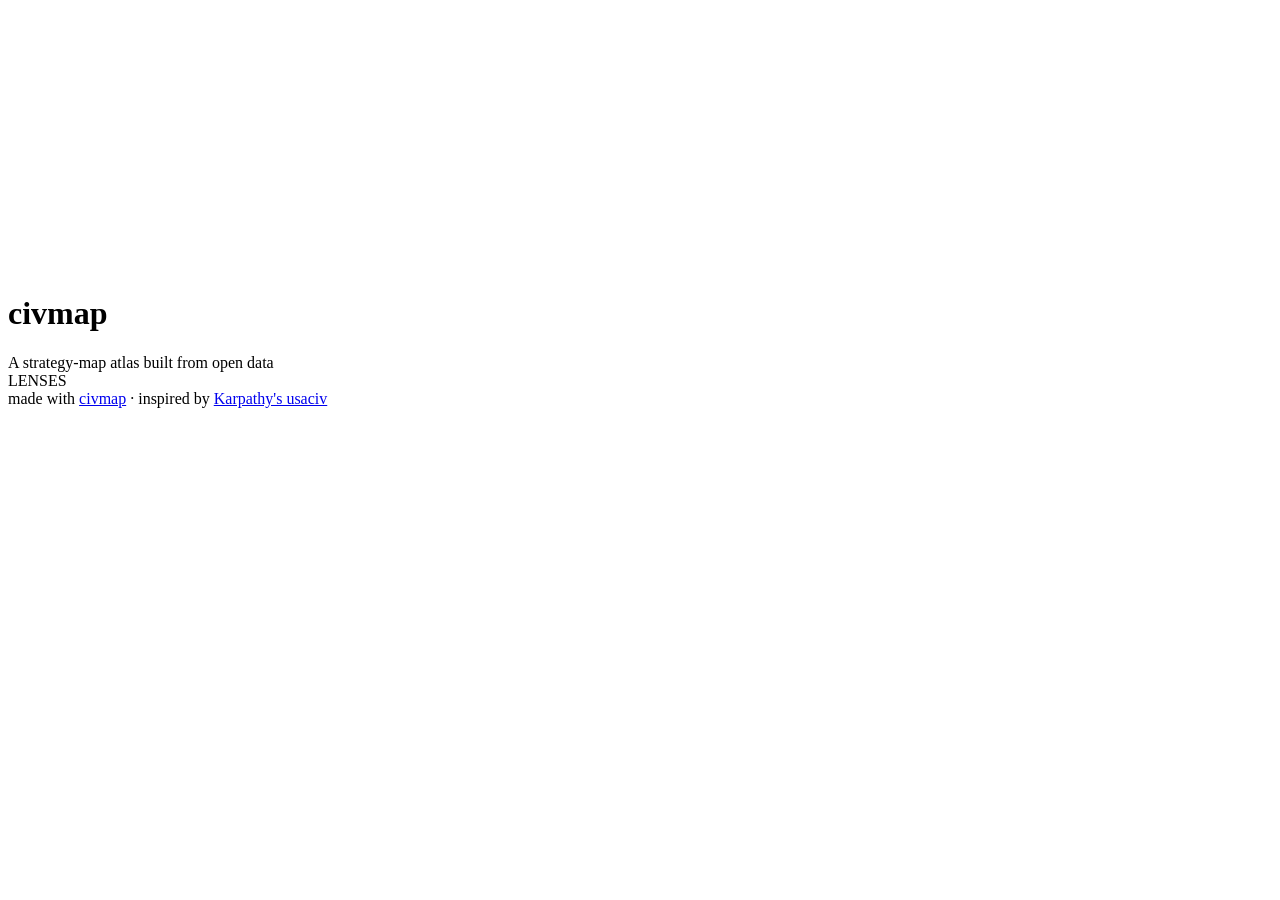
<file: civmap/viewer/template.html>
<!doctype html>
<html lang="en">
<head>
<meta charset="utf-8">
<meta name="viewport" content="width=device-width,initial-scale=1">
<title>__TITLE__</title>
<link rel="preconnect" href="https://fonts.googleapis.com">
<link href="https://fonts.googleapis.com/css2?family=Cinzel:wght@500;700;800&family=Noto+Sans:wght@400;600&family=Noto+Serif:ital@0;1&display=swap" rel="stylesheet">
<style>__CSS__</style>
</head>
<body>
<canvas id="map"></canvas>
<div id="title" class="panel"><canvas id="emblem" width="108" height="108"></canvas><div><h1 id="cname">civmap</h1><div class="sub">A strategy-map atlas built from open data</div><div id="picker"></div></div></div>
<div id="stats" class="panel"></div>
<div id="lenses" class="panel"><div class="h">LENSES</div></div>
<div id="legend" class="panel"></div>
<div id="card" class="panel"></div>
<div id="tip" class="panel"></div>
<div id="credit">made with <a href="https://github.com/jatingargiitk/civmap">civmap</a> · inspired by <a href="https://karpathy.ai/usaciv/">Karpathy's usaciv</a></div>
<script>__BOOT__</script>
<script>__JS__</script>
</body>
</html>
</file>
